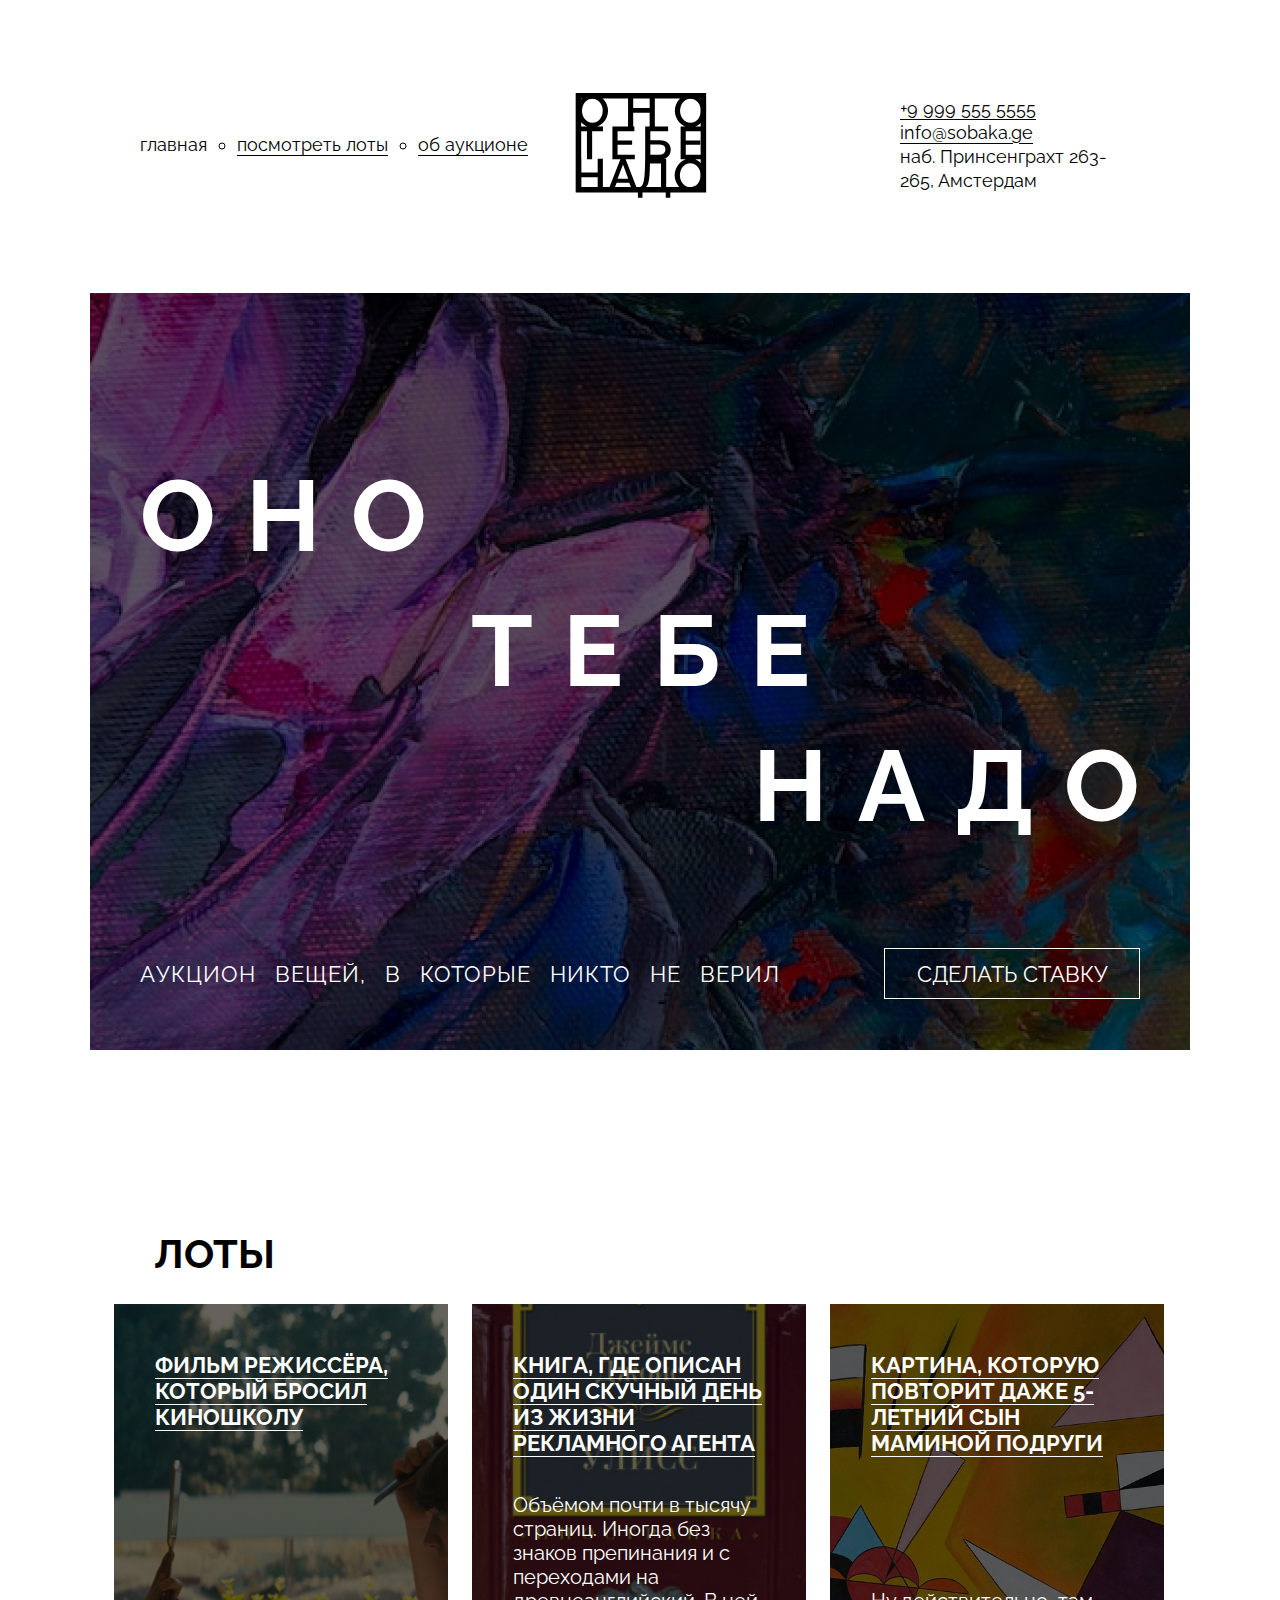
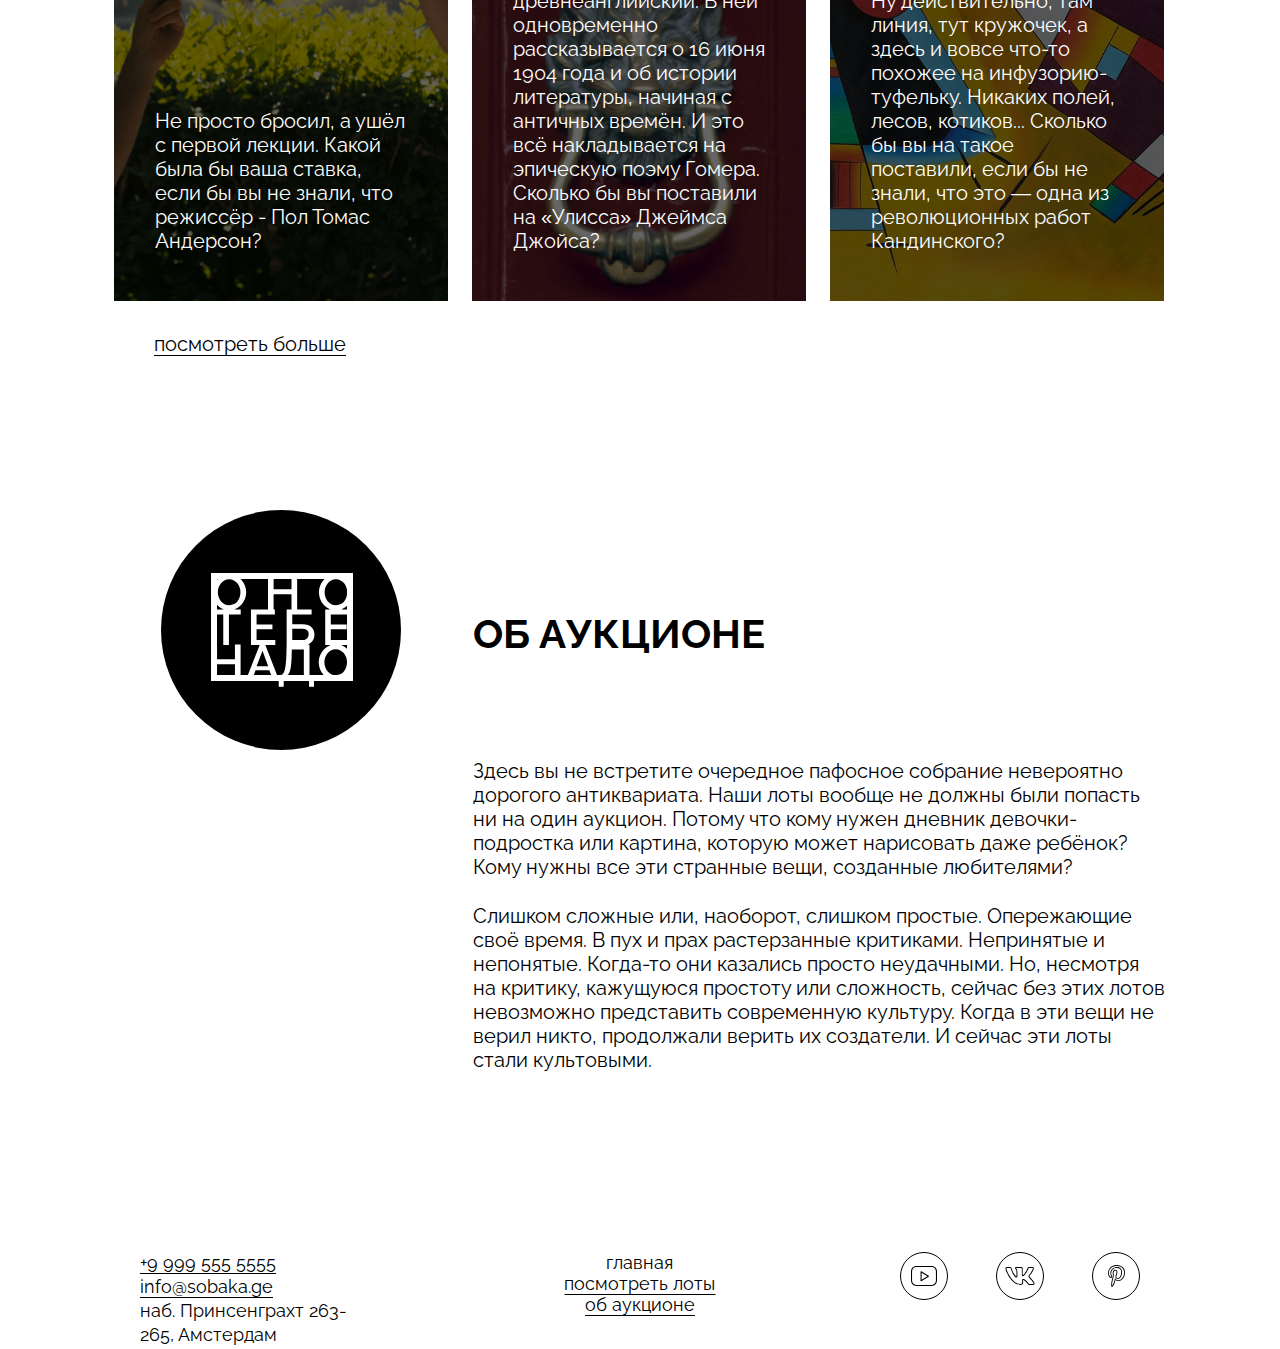
<file: index2.html>
<!DOCTYPE html>
<html lang="ru">

<head>
  <meta charset="UTF-8" />
  <meta http-equiv="X-UA-Compatible" content="IE=edge" />
  <meta name="viewport" content="width=device-width, initial-scale=1.0" />
  <title>Оно тебе надо — аукцион вещей, в которые никто не верил</title>
  <link rel="stylesheet" href="./fonts/fonts.css" />
  <link rel="stylesheet" href="./styles/global.css" />
  <link rel="stylesheet" href="./styles/style.css" />
</head>

<body>
  <header class="header">
    <nav class="header__menu">
      <ul class="header__links__list">
        <li class="header__links__list__item main-list-item">
          <a href="#" class="main__link">главная</a>
        </li>
        <li class="header__links__list__item">
          <a href="#"> посмотреть лоты</a>
        </li>
        <li class="header__links__list__item">
          <a href="#">об аукционе </a>
        </li>
      </ul>
    </nav>
    <a href="#" class="header__logo">
      <img class="header__logo__image" src="./images/logo-black.svg" alt="оно тебе надо" />
    </a>
    <address class="address">
      <a href="tel:+99995555555">+9 999 555 5555</a>
      <a href="mailto:info@sobaka.ge">info@sobaka.ge</a>
      <p>наб. Принсенграхт 263- 265, Амстердам</p>
    </address>
  </header>
  <main>
    <section class="cover">
      <div class="overlay"></div>
      <h1 class="cover__title">
        <span class="aligned-text_left"> оно</span>
        <span class="aligned-text_center"> тебе</span>
        <span class="aligned-text_right"> надо</span>
      </h1>
      <div class="cover__description">
        <p class="cover__description__text">
          Аукцион вещей, в которые никто не верил
        </p>
        <button type="button" class="bet__button">сделать ставку</button>
      </div>
    </section>
    <section class="lots">
      <h2 class="lots__heading">лоты</h2>
      <ul class="lots__card-list">
        <li class="lots__card-list-item">
          <a href="#" class="card__link">
            <article class="card card_type_film">
              <div class="overlay"></div>
              <h3 class="card__title">
                Фильм режиссёра, который бросил киношколу
              </h3>
              <p class="card__text">
                Не просто бросил, а ушёл с первой лекции. Какой была бы ваша
                ставка, если бы вы не знали, что режиссёр - Пол Томас
                Андерсон?
              </p>
            </article>
          </a>
        </li>
        <li class="lots__card-list-item">
          <a href="#" class="card__link">
            <article class="card card_type_book">
              <div class="overlay"></div>
              <h3 class="card__title">
                Книга, где описан один скучный день из жизни рекламного агента
              </h3>
              <p class="card__text">
                Объёмом почти в тысячу страниц. Иногда без знаков препинания и
                с переходами на древнеанглийский. В ней одновременно
                рассказывается о 16 июня 1904 года и об истории литературы,
                начиная с античных времён. И это всё накладывается на
                эпическую поэму Гомера. Сколько бы вы поставили на «Улисса»
                Джеймса Джойса?
              </p>
            </article>
          </a>
        </li>
        <li class="lots__card-list-item">
          <a href="#" class="card__link">
            <article class="card card_type_picture">
              <div class="overlay"></div>
              <h3 class="card__title">
                Картина, которую повторит даже 5-летний сын маминой подруги
              </h3>
              <p class="card__text">
                Ну действительно, там линия, тут кружочек, а здесь и вовсе
                что-то похожее на инфузорию-туфельку. Никаких полей, лесов,
                котиков... Сколько бы вы на такое поставили, если бы не знали,
                что это — одна из революционных работ Кандинского?
              </p>
            </article>
          </a>
        </li>
      </ul>
      <a href="#" class="lots__look-more-link" >посмотреть больше</a>
    </section>
    <section class="about">
      <div class="about__column">
        <div class="about__logo">
          <img class="about__logo-image" src="./images/logo-white.svg" alt="Оно тебе надо" />
        </div>
        <div class="about__depiction">
          <h2 class="about__title">Об аукционе</h2>

          <div class="about__text-section">
            <p class="about__text">
              Здесь вы не встретите очередное пафосное собрание невероятно
              дорогого антиквариата. Наши лоты вообще не должны были
              попасть ни на один аукцион. Потому что кому нужен дневник девочки-
              подростка или картина, которую может нарисовать даже ребёнок?
              Кому нужны все эти странные вещи, созданные любителями?
            </p>
            <p class="about__text">
              Слишком сложные или, наоборот, слишком простые. Опережающие
              своё время. В пух и прах растерзанные критиками. Непринятые и
              непонятые. Когда-то они казались просто неудачными. Но, несмотря
              на критику, кажущуюся простоту или сложность, сейчас без этих лотов
              невозможно представить современную культуру. Когда в эти вещи не
              верил никто, продолжали верить их создатели. И сейчас эти лоты
              стали культовыми.
            </p>
          </div>
        </div>
      </div>
    </section>
  </main>
  <footer class="footer">
    <address class="address footer__address">
      <a href="tel:+99995555555">+9 999 555 5555</a>
      <a href="mailto:info@sobaka.ge">info@sobaka.ge</a>
      <p>наб. Принсенграхт 263-265, Амстердам</p>
    </address>
    <nav class="footer__menu">
      <ul class="footer__menu-list">
        <li class="footer__menu-list-item">
          <a href="#" class="main__link" >Главная</a>
        </li>
        <li class="footer__menu-list-item">
          <a href="#">посмотреть лоты</a>
        </li>
        <li class="footer__menu-list-item">
          <a href="#">об аукционе</a>
        </li>
      </ul>
    </nav>
    <ul class="footer__menu__social-list">
      <li class="footer__social-list-item">
        <a href="#">
          <img src="./images/yt.svg" alt="Логотип Ютуб" />
        </a>
      </li>
      <li class="footer__social-list-item">
        <a href="#">
          <img src="./images/vk.svg" alt="Логотип Вконтакте" />
        </a>
      </li>
      <li class="footer__social-list-item">
        <a href="#">
          <img src="./images/pinterest.svg" alt="Логотип Пинтерест" />
        </a>
      </li>
    </ul>
  </footer>
</body>

</html>
</file>
<file: fonts/fonts.css>
@font-face {
  font-family: Raleway;
  src:
    url(./Raleway-Regular.woff2) format('woff2'),
    url(./Raleway-Regular.woff) format('woff');
  font-weight: normal;
  font-display: swap;
}

@font-face {
  font-family: Raleway;
  src:
    url(./Raleway-Bold.woff2) format('woff2'),
    url(./Raleway-Bold.woff) format('woff');
  font-weight: bold;
  font-display: swap;
}
</file>
<file: styles/global.css>
*,
*::before,
*::after {
  box-sizing: border-box;
}

body {
  width: 1100px;
  margin: 0 auto;
  font-family: Raleway, sans-serif;
}

h1,
h2,
h3,
h4,
h5,
h6,
p,
ul,
ol,
li,
blockquote {
  margin: 0;
  padding: 0;
}

a {
  color: inherit;
}

img {
  width: 100%;
}

button {
  font: inherit;
}
</file>
<file: styles/style.css>
.header {
    display: grid;
    grid-template-columns: 1fr min-content 1fr;
    align-items: center;
    padding: 92px 0 96px;
}

.header__menu {
    justify-self: start;
    gap: 10px;
    margin-left: 50px;
    font-size: 18px;
}

.header__links__list {
    display: flex;
    gap: 30px;
    text-underline-position: under;
    list-style-type: none;
}
.header__links__list__item {
    list-style-type: circle;
}
.main-list-item {
    list-style-type: none;
}
.header__logo {
    width: 148px;
    height: 105px;
    padding: 1px 6px;
}

.address {
    display: flex;
    flex-direction: column;
    justify-self: end;
    max-width: 240px;
    margin-right: 50px;
    font-size: 18px;
    font-style: normal;
    line-height: 24px;
    text-underline-position: under;
}

.cover {
    position: relative;
    min-height: 757px;
    padding: 165px 50px 50px 50px;
    color: #ffffff;
    text-transform: uppercase;
    background-color: #000000;
    background-image: url(../images/cover.jpg);
}

.overlay {
    position: absolute;
    top: 0;
    right: 0;
    bottom: 0;
    left: 0;
    opacity: 0.6;
    background-color: #000000;
}

.cover__title {
    position: relative;
    font-weight: 700px;
    font-size: 100px;
    font-style: bold;
    line-height: 115%;
    letter-spacing: 30px;
}
.aligned-text_left {
    display: block;
}
.aligned-text_center {
    display: block;
    margin: 20px 0 20px 30px;
    text-align: center;
}
.aligned-text_right {
    display: block;
    text-align: right;
    margin-right: -30px;
}
.cover__description {
    position: relative;
    display: flex;
    justify-content: space-between;
    align-items: center;
    width: 1000px;
    margin-top: 105px;
    font-weight: 400;
    font-size: 22px;
    letter-spacing: 1px;
    word-spacing: 12px;
}

.bet__button {
    width: 256px;
    height: 51px;
    border: 1px #ffffff solid;
    color: #ffffff;
    font-size: 22px;
    text-transform: uppercase;
    background-color: transparent;
}

.lots {
    margin: 180px 24px 0;
}

.lots__heading {
    margin-left: 40px;
    font-size: 40px;
    text-transform: uppercase;
}

.lots__card-list {
    display: flex;
    flex-wrap: wrap;
    gap: 24px;
    margin-top: 27px;
    color: #ffffff;
    list-style-type: none;
}

.lots__card-list-item {
    position: relative;
    z-index: 1;
    width: 334px;
    background-position: center;
    background-size: cover;
}
.card__link {
    display: block;
    width: 100%;
    height: 100%;
    color: inherit;
    text-decoration: none;
}
.card {
    padding: 48px 41px;
    display: flex;
    flex-direction: column;
    justify-content: space-between;
    width: 100%;
    height: 100%;
}
.card_type_film {
    background-image: url(../images/card-lot-01.jpg);
    background-size: cover;
    background-position: center;
}

.card_type_book {
    background-image: url(../images/card-lot-02.jpg);
    background-size: cover;
    background-position: center;
}

.card_type_picture {
    background-image: url(../images/card-lot-03.jpg);
    background-size: cover;
    background-position: center;
}

.card__title {
    position: relative;
    z-index: 1;
    font-weight: 700;
    font-size: 22px;
    text-decoration: underline 1px;
    text-underline-position: under;
    text-transform: uppercase;
}

.card__text {
    position: relative;
    z-index: 1;
    margin-top: 37px;
    font-size: 20px;
    line-height: 120%;
}

.lots__look-more-link {
    display: block;
    margin: 31px 0 0 40px;
    font-size: 20px;
    text-decoration: underline 1px;
    text-underline-position: under;
}

.about {
    width: 1052;
    margin: 118px 24px 0;
}

.about__column {
    display: grid;
    grid-template-columns: 334px 1fr;
}

.about__logo {
    display: flex;
    justify-content: center;
    align-items: center;
    width: 240px;
    height: 240px;
    margin: 36px 0 0 47px;
    border-radius: 50%;
    background-color: black;
}

.about__logo-image {
    width: 148px;
    height: 114px;
}

.about__depiction {
    width: 693px;
    margin: 136px 0 0 25px;
}

.about__title {
    font-weight: 700;
    font-size: 40px;
    text-transform: uppercase;
}

.about__text-section {
    display: flex;
    flex-direction: column;
    gap: 25px;
    margin-top: 102px;
}

.about__text {
    font-size: 20px;
    text-align: left;
    
}

.footer {
    display: grid;
    grid-template-columns: 1fr 1fr 1fr;
    margin: 179px 0 2px;
    font-size: 18px;
}

.footer__address {
    justify-self: start;
    margin-left: 50px;
}

.footer__menu {
    margin: 1px;
    text-align: center;
    text-underline-position: under;
    text-transform: lowercase;
}

.footer__menu-list {
    list-style-type: none;
}
.footer__menu__social-list {
    display: flex;
    justify-items: center;
    justify-self: end;
    gap: 48px;
    margin: 1px 50px 0 0;
    list-style-type: none;
}

.footer__social-list-item {
    width: 48px;
}
.main__link {
    text-decoration: none;
    list-style-type: none;
}
</file>
